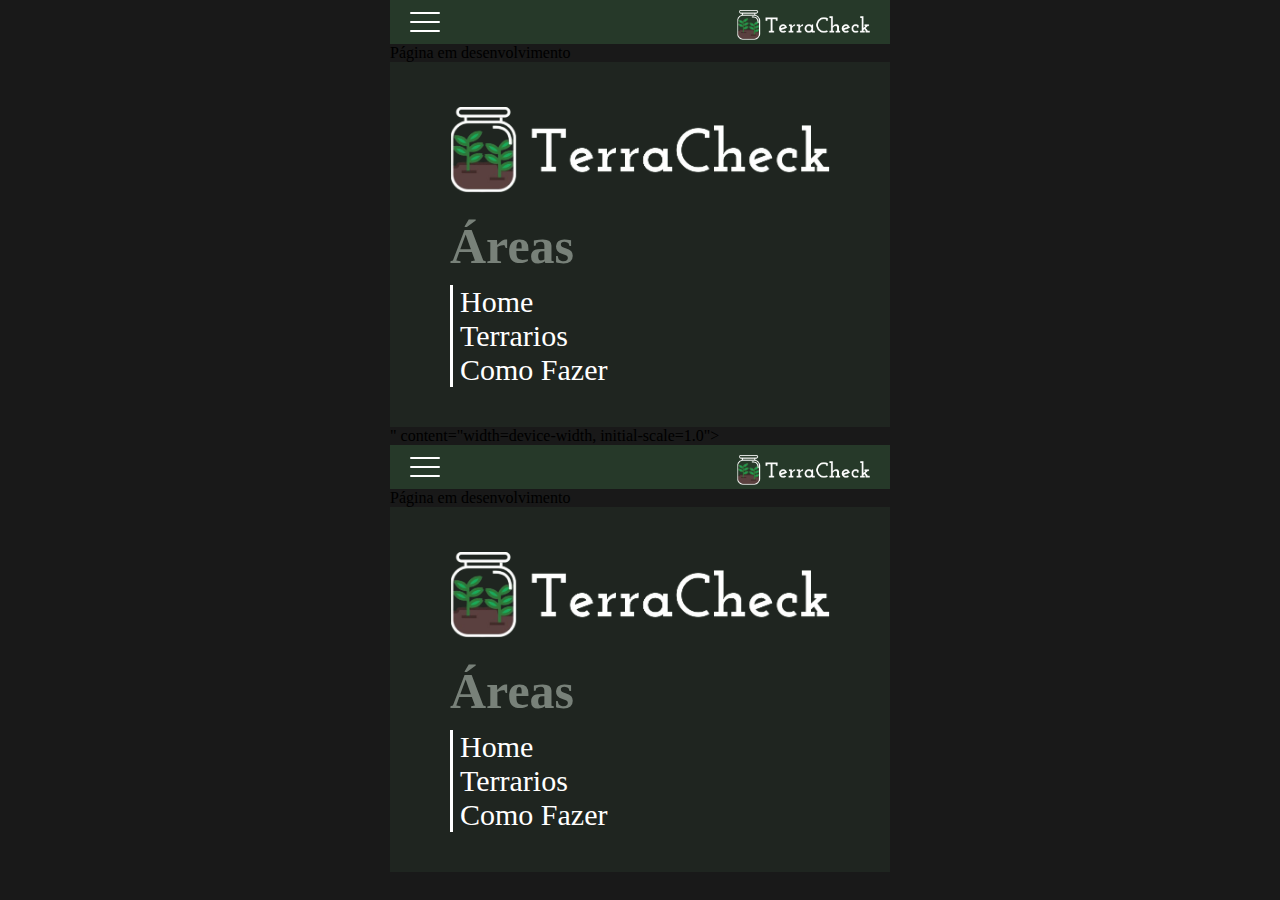
<file: index.html>
<!DOCTYPE html>
<html lang="pt-BR">

<head>
  <meta charset="UTF-8">
  <meta name="viewport<!DOCTYPE html>
<html lang="pt-BR">

<head>
  <meta charset="UTF-8">
  <meta name="viewport" content="width=device-width, initial-scale=1.0">
  <title>Home | TerraCheck</title>

  <link rel="preconnect" href="https://fonts.googleapis.com">
<link rel="preconnect" href="https://fonts.gstatic.com" crossorigin>
<link href="https://fonts.googleapis.com/css2?family=Josefin+Sans:wght@300&family=Pompiere&display=swap" rel="stylesheet">
  
  <link rel="stylesheet" href="style.css">
</head>

<body>
  <header id="header">
    <div id="menuHamburguer">
      <button id="btMenu"></button>
      <div class="menuTraco"></div>
      <div class="menuTraco"></div>
      <div class="menuTraco"></div>
    </div>

    <a id="btHome" href="./index.html"><img src="./imgs/icons/terracheck-logo.png" alt="Ícone da TerraCheck"></a>

    <div id="navMobile">
      <nav>
        <ul>
          <li><a href="./index.html"><span class="menuIcon"><img src="./imgs/icons/home-icon.png" alt=""></span> Home</a></li>
          <li><a href="./terrarios.html"><span class="menuIcon"><img src="./imgs/icons/terrarios-icon.png" alt=""></span> Terrários</a></li>
          <li><a href="./comoFazer.html"><span class="menuIcon"><img src="./imgs/icons/como-fazer-icon.png" alt=""></span> Como Fazer</a></li>
        </ul>
      </nav>
    </div>
  </header>

  Página em desenvolvimento

  <footer id="footer">
    <div class="img">
      <img src="./imgs/icons/terracheck-logo.png" alt="">
    </div>
    <div id="footerNav">
      <h2>Áreas</h2>
      <nav>
        <ul>
          <li><a href="./index.html">Home</a></li>
          <li><a href="./terrarios.html">Terrarios</a></li>
          <li><a href="./comoFazer.html">Como Fazer</a></li>
        </ul>
      </nav>
    </div>
  </footer>

  <script type="module" src="./script.js"></script>
</body>

</html>" content="width=device-width, initial-scale=1.0">
  <title>Home | TerraCheck</title>

  <link rel="preconnect" href="https://fonts.googleapis.com">
<link rel="preconnect" href="https://fonts.gstatic.com" crossorigin>
<link href="https://fonts.googleapis.com/css2?family=Josefin+Sans:wght@300&family=Pompiere&display=swap" rel="stylesheet">
  
  <link rel="stylesheet" href="style.css">
</head>

<body>
  <header id="header">
    <div id="menuHamburguer">
      <button id="btMenu"></button>
      <div class="menuTraco"></div>
      <div class="menuTraco"></div>
      <div class="menuTraco"></div>
    </div>

    <a id="btHome" href="./index.html"><img src="./imgs/icons/terracheck-logo.png" alt="Ícone da TerraCheck"></a>

    <div id="navMobile">
      <nav>
        <ul>
          <li><a href="./index.html"><span class="menuIcon"><img src="./imgs/icons/home-icon.png" alt=""></span> Home</a></li>
          <li><a href="./terrarios.html"><span class="menuIcon"><img src="./imgs/icons/terrarios-icon.png" alt=""></span> Terrários</a></li>
          <li><a href="./comoFazer.html"><span class="menuIcon"><img src="./imgs/icons/como-fazer-icon.png" alt=""></span> Como Fazer</a></li>
        </ul>
      </nav>
    </div>
  </header>

  Página em desenvolvimento

  <footer id="footer">
    <div class="img">
      <img src="./imgs/icons/terracheck-logo.png" alt="">
    </div>
    <div id="footerNav">
      <h2>Áreas</h2>
      <nav>
        <ul>
          <li><a href="./index.html">Home</a></li>
          <li><a href="./terrarios.html">Terrarios</a></li>
          <li><a href="./comoFazer.html">Como Fazer</a></li>
        </ul>
      </nav>
    </div>
  </footer>

  <script type="module" src="./script.js"></script>
</body>

</html>
</file>
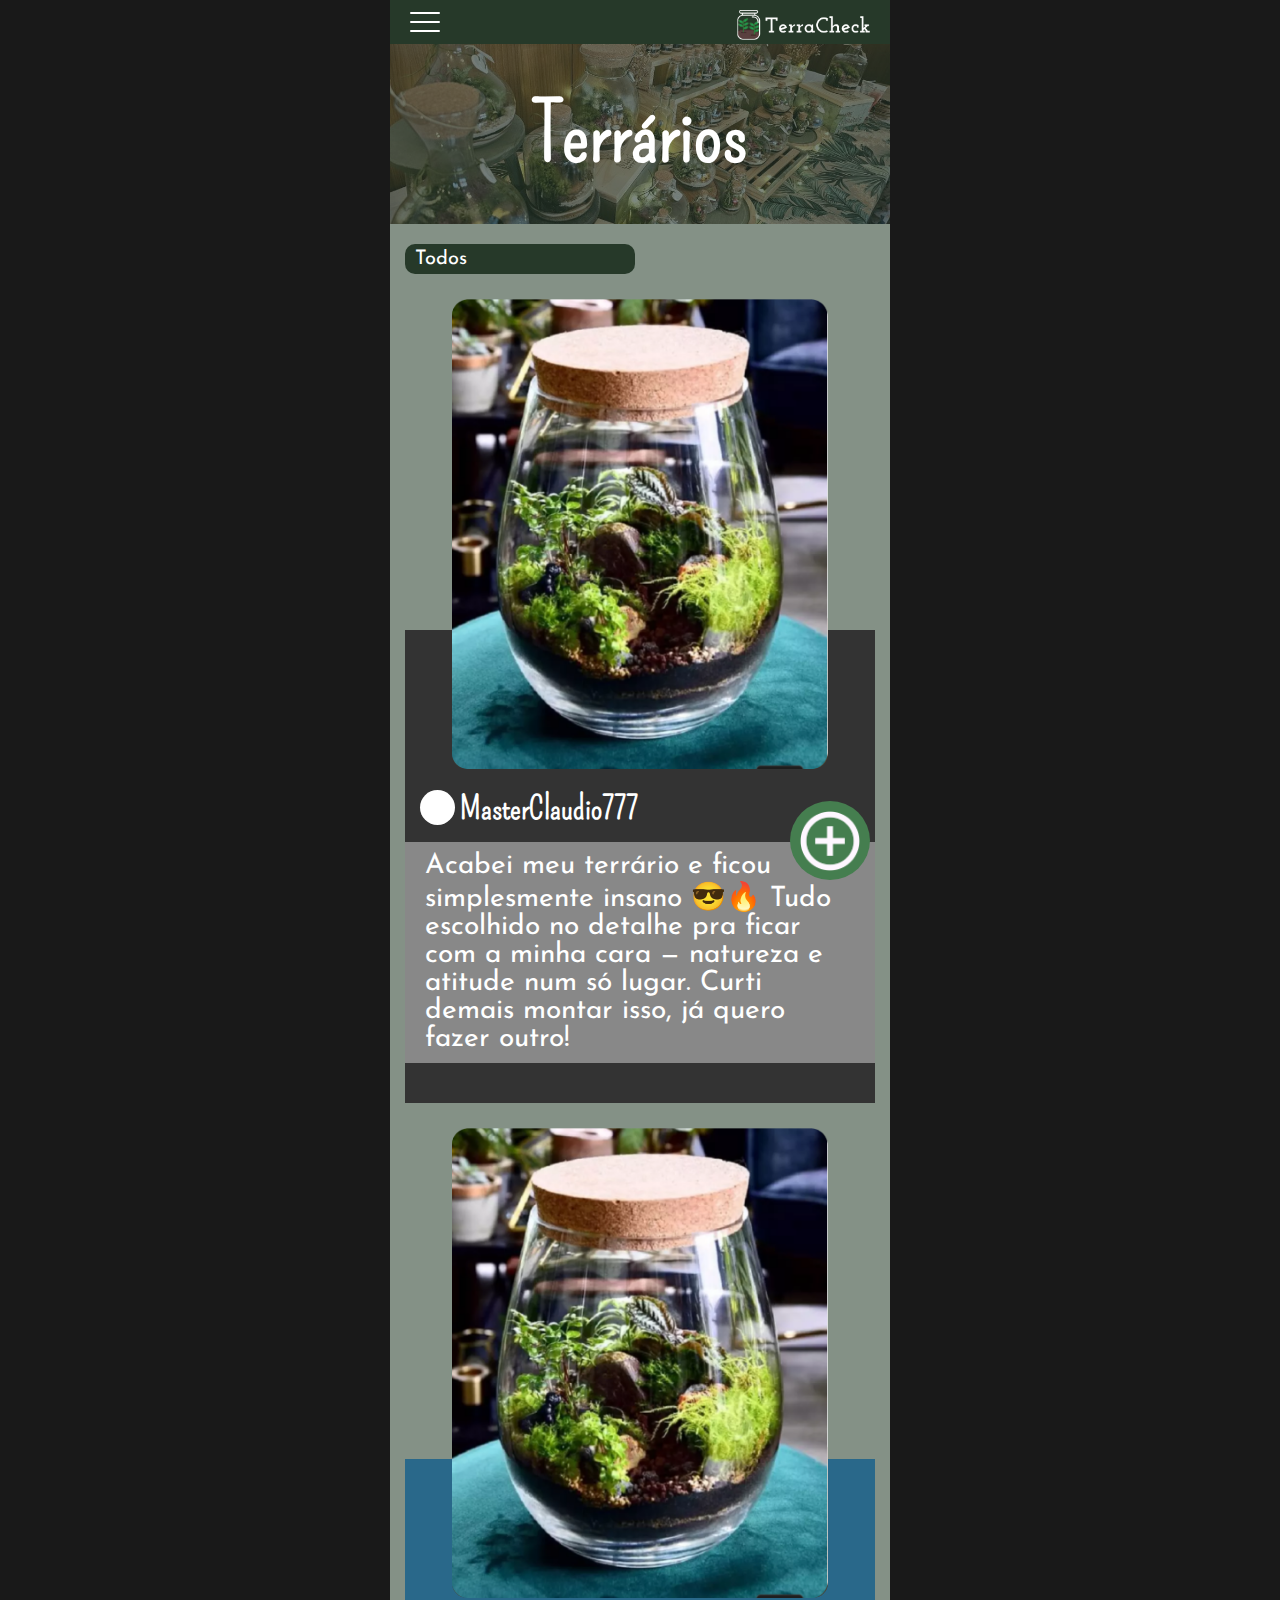
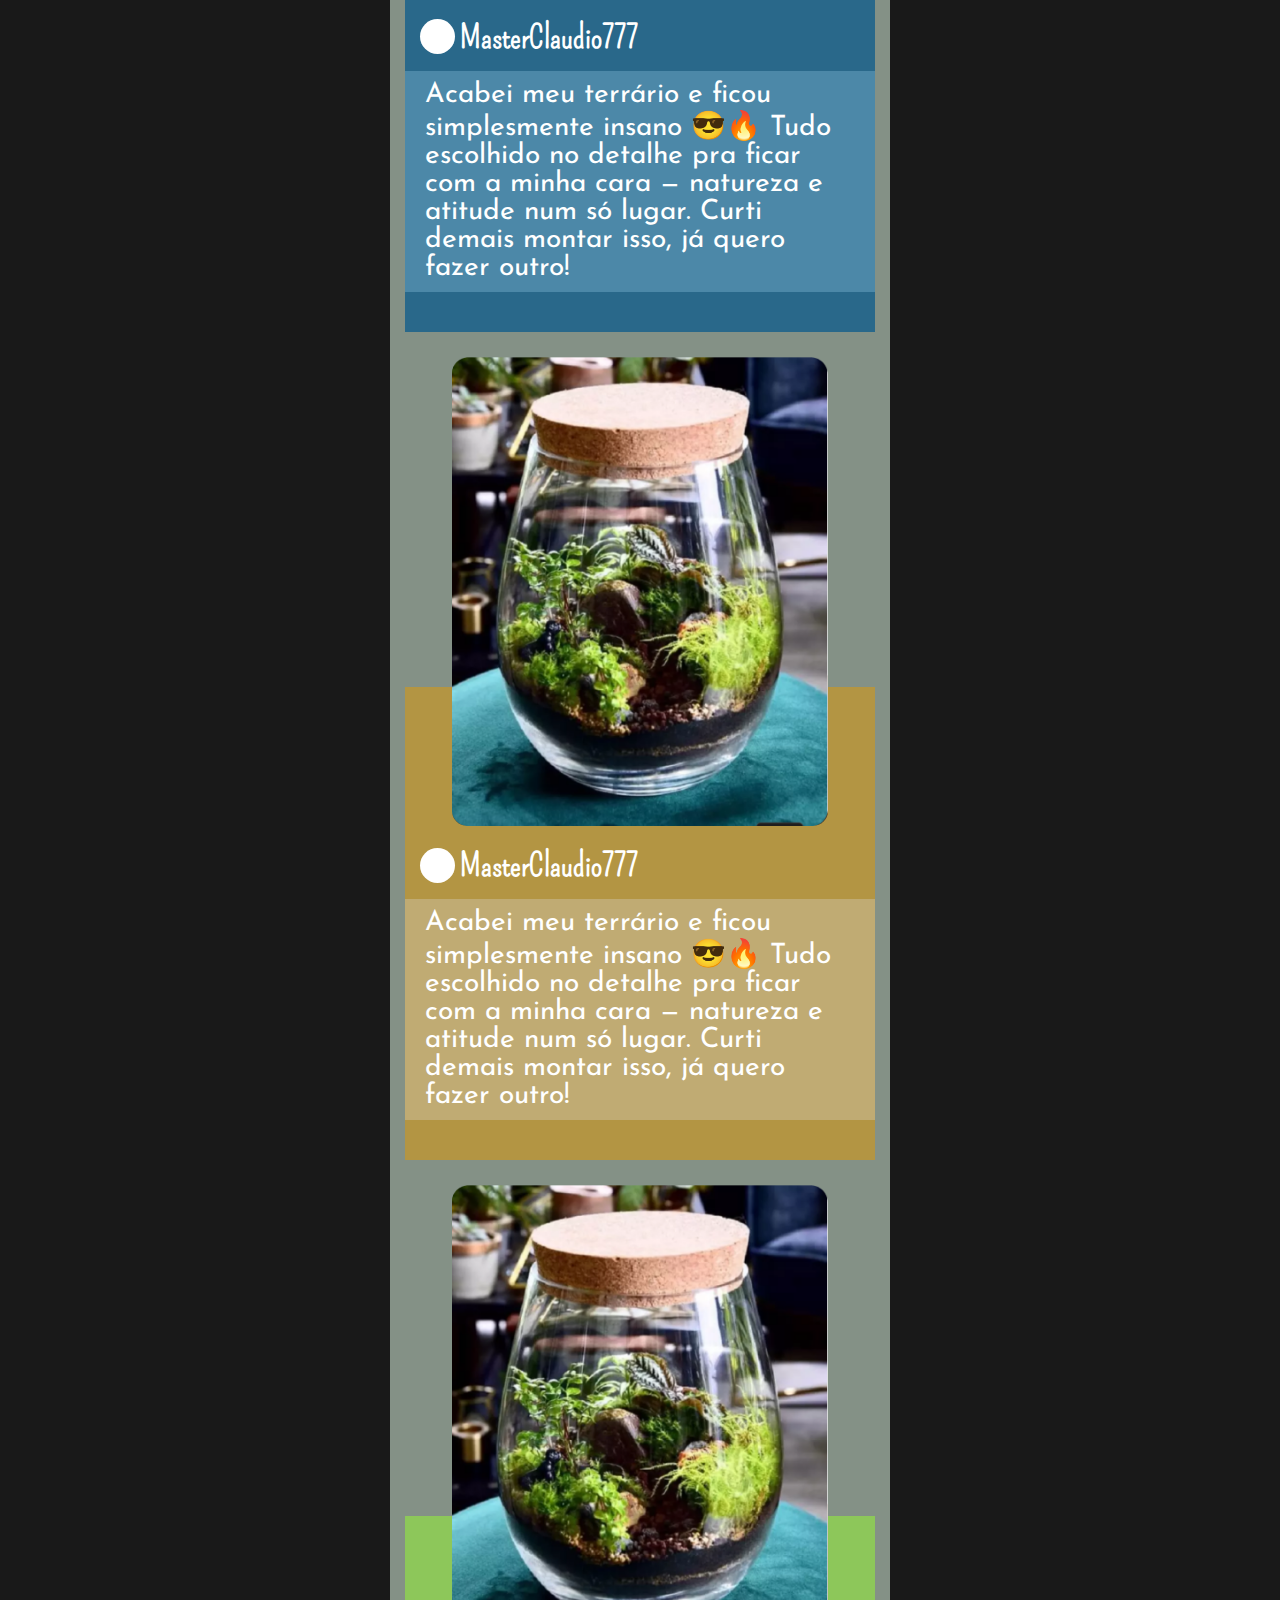
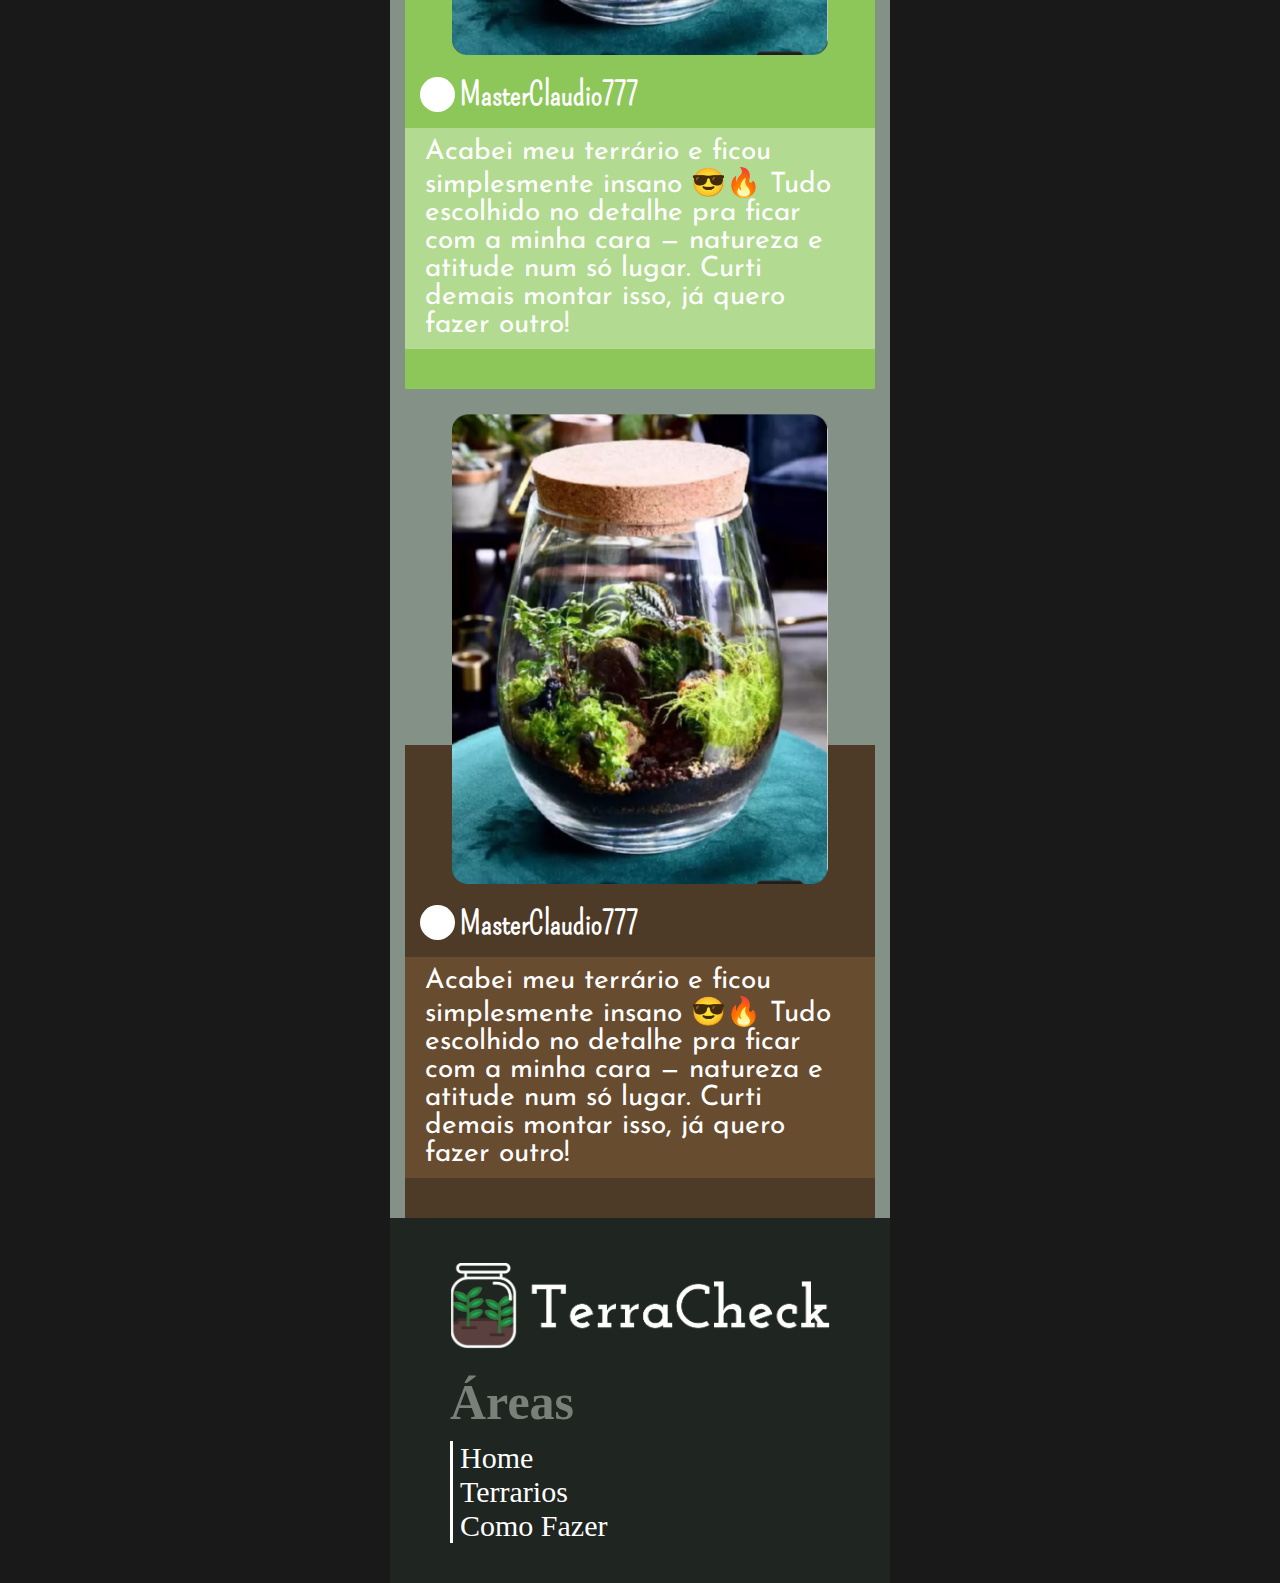
<file: terrarios.html>
<!DOCTYPE html>
<html lang="pt-BR">

<head>
  <meta charset="UTF-8">
  <meta name="viewport" content="width=device-width, initial-scale=1.0">
  <title>Terrários | TerraCheck</title>

  <link rel="preconnect" href="https://fonts.googleapis.com">
<link rel="preconnect" href="https://fonts.gstatic.com" crossorigin>
<link href="https://fonts.googleapis.com/css2?family=Josefin+Sans:wght@300&family=Pompiere&display=swap" rel="stylesheet">

  <link rel="stylesheet" href="style.css">
</head>

<body>
  <header id="header">
    <div id="menuHamburguer">
      <button id="btMenu"></button>
      <div class="menuTraco"></div>
      <div class="menuTraco"></div>
      <div class="menuTraco"></div>
    </div>

    <a id="btHome" href="./index.html"><img src="./imgs/icons/terracheck-logo.png" alt="Ícone da TerraCheck"></a>

    <div id="navMobile">
      <nav>
        <ul>
          <li><a href="./index.html"><img class="menuIcon" src="./imgs/icons/home-icon.png" alt="">Home</a></li>
          <li><a href="./terrarios.html"><img class="menuIcon" src="./imgs/icons/terrarios-icon.png" alt="">Terrários</a></li>
          <li><a href="./comoFazer.html"><img class="menuIcon" src="./imgs/icons/como-fazer-icon.png" alt="">Como Fazer</a></li>
        </ul>
      </nav>
    </div>
  </header>


  <main id="terrarios">
    <div class="banner">
      <img src="./imgs/terrarios-banner.jpeg" alt="banner da área terrarios">
      <div></div>
      <h1 class="titulo">Terrários</h1>
    </div>

    <select name="selectTerrario" id="selectTerrario" class="texto">
      <option value="todos">Todos</option>
      <option value="aquatico">Aquático</option>
      <option value="desertico">Desértico</option>
      <option value="tropical">Tropical</option>
      <option value="miniJardim">Mini Jardim</option>
    </select>

    <div class="publicacoes">
      <div class="publicacao">
        <div class="img">
          <img src="./imgs/publicacao1.png" alt="">
        </div>
        <h2 class="perfil titulo">
          <div class="perfil-ft"></div> MasterClaudio777
        </h2>
        <p class="descricao texto">Acabei meu terrário e ficou simplesmente insano 😎🔥
          Tudo escolhido no detalhe pra ficar com a minha cara — natureza e atitude num só lugar.
          Curti demais montar isso, já quero fazer outro!</p>
        <div class="interacoes">

        </div>
      </div>

      <div class="publicacao aquatico">
        <div class="img">
          <img src="./imgs/publicacao1.png" alt="">
        </div>
        <h2 class="perfil titulo">
          <div class="perfil-ft"></div> MasterClaudio777
        </h2>
        <p class="descricao texto">Acabei meu terrário e ficou simplesmente insano 😎🔥
          Tudo escolhido no detalhe pra ficar com a minha cara — natureza e atitude num só lugar.
          Curti demais montar isso, já quero fazer outro!</p>
        <div class="interacoes">

        </div>
      </div>

      <div class="publicacao desertico">
        <div class="img">
          <img src="./imgs/publicacao1.png" alt="">
        </div>
        <h2 class="perfil titulo">
          <div class="perfil-ft"></div> MasterClaudio777
        </h2>
        <p class="descricao texto">Acabei meu terrário e ficou simplesmente insano 😎🔥
          Tudo escolhido no detalhe pra ficar com a minha cara — natureza e atitude num só lugar.
          Curti demais montar isso, já quero fazer outro!</p>
        <div class="interacoes">

        </div>
      </div>

      <div class="publicacao tropical">
        <div class="img">
          <img src="./imgs/publicacao1.png" alt="">
        </div>
        <h2 class="perfil titulo">
          <div class="perfil-ft"></div> MasterClaudio777
        </h2>
        <p class="descricao texto">Acabei meu terrário e ficou simplesmente insano 😎🔥
          Tudo escolhido no detalhe pra ficar com a minha cara — natureza e atitude num só lugar.
          Curti demais montar isso, já quero fazer outro!</p>
        <div class="interacoes">

        </div>
      </div>

      <div class="publicacao miniJardim">
        <div class="img">
          <img src="./imgs/publicacao1.png" alt="">
        </div>
        <h2 class="perfil titulo">
          <div class="perfil-ft"></div> MasterClaudio777
        </h2>
        <p class="descricao texto">Acabei meu terrário e ficou simplesmente insano 😎🔥
          Tudo escolhido no detalhe pra ficar com a minha cara — natureza e atitude num só lugar.
          Curti demais montar isso, já quero fazer outro!</p>
        <div class="interacoes">

        </div>
      </div>
    </div>

    <button id="btPostar">
    <img src="./imgs/icons/postar-icon.png" alt="">
    </button>
  </main>

  <section id="areaPostar">
    
    <form id="form">
      <h2 class="titulo">POSTAR</h2>
      
      <label class="texto" for="fotoTerrario">Foto</label>
      <input type="file" name="fotoTerrario" id="fotoTerrario" accept="image/*">

      <label class="texto" for="nomeUsuario">Nome</label>
      <input type="text" placeholder="Insira seu nome" name="nomeUsuario" id="nomeUsuario">

      <label class="texto" for="fotoTerrario">Descricao</label>
      <textarea name="descricaoTerrario" id="descricaoTerrario" rows="5" placeholder="Insira a descrição com no máximo 400 caractéres" maxlength="400"></textarea>
      
      <button type="submit" class="texto">Enviar</button>
    </form>
  </section>

  <footer id="footer">
    <div class="img">
      <img src="./imgs/icons/terracheck-logo.png" alt="">
    </div>
    <div id="footerNav">
      <h2>Áreas</h2>
      <nav>
        <ul>
          <li><a href="./index.html">Home</a></li>
          <li><a href="./terrarios.html">Terrarios</a></li>
          <li><a href="./comoFazer.html">Como Fazer</a></li>
        </ul>
      </nav>
    </div>
  </footer>

  <script type="module" src="./script.js"></script>
</body>

</html>
</file>
<file: style.css>
@import url("./css/formatação.css");

@import url("./css/header.css");

@import url("./css/footer.css");

@import url("./css/ultilitario.css");

@import url("./css/terrarios.css");
</file>
